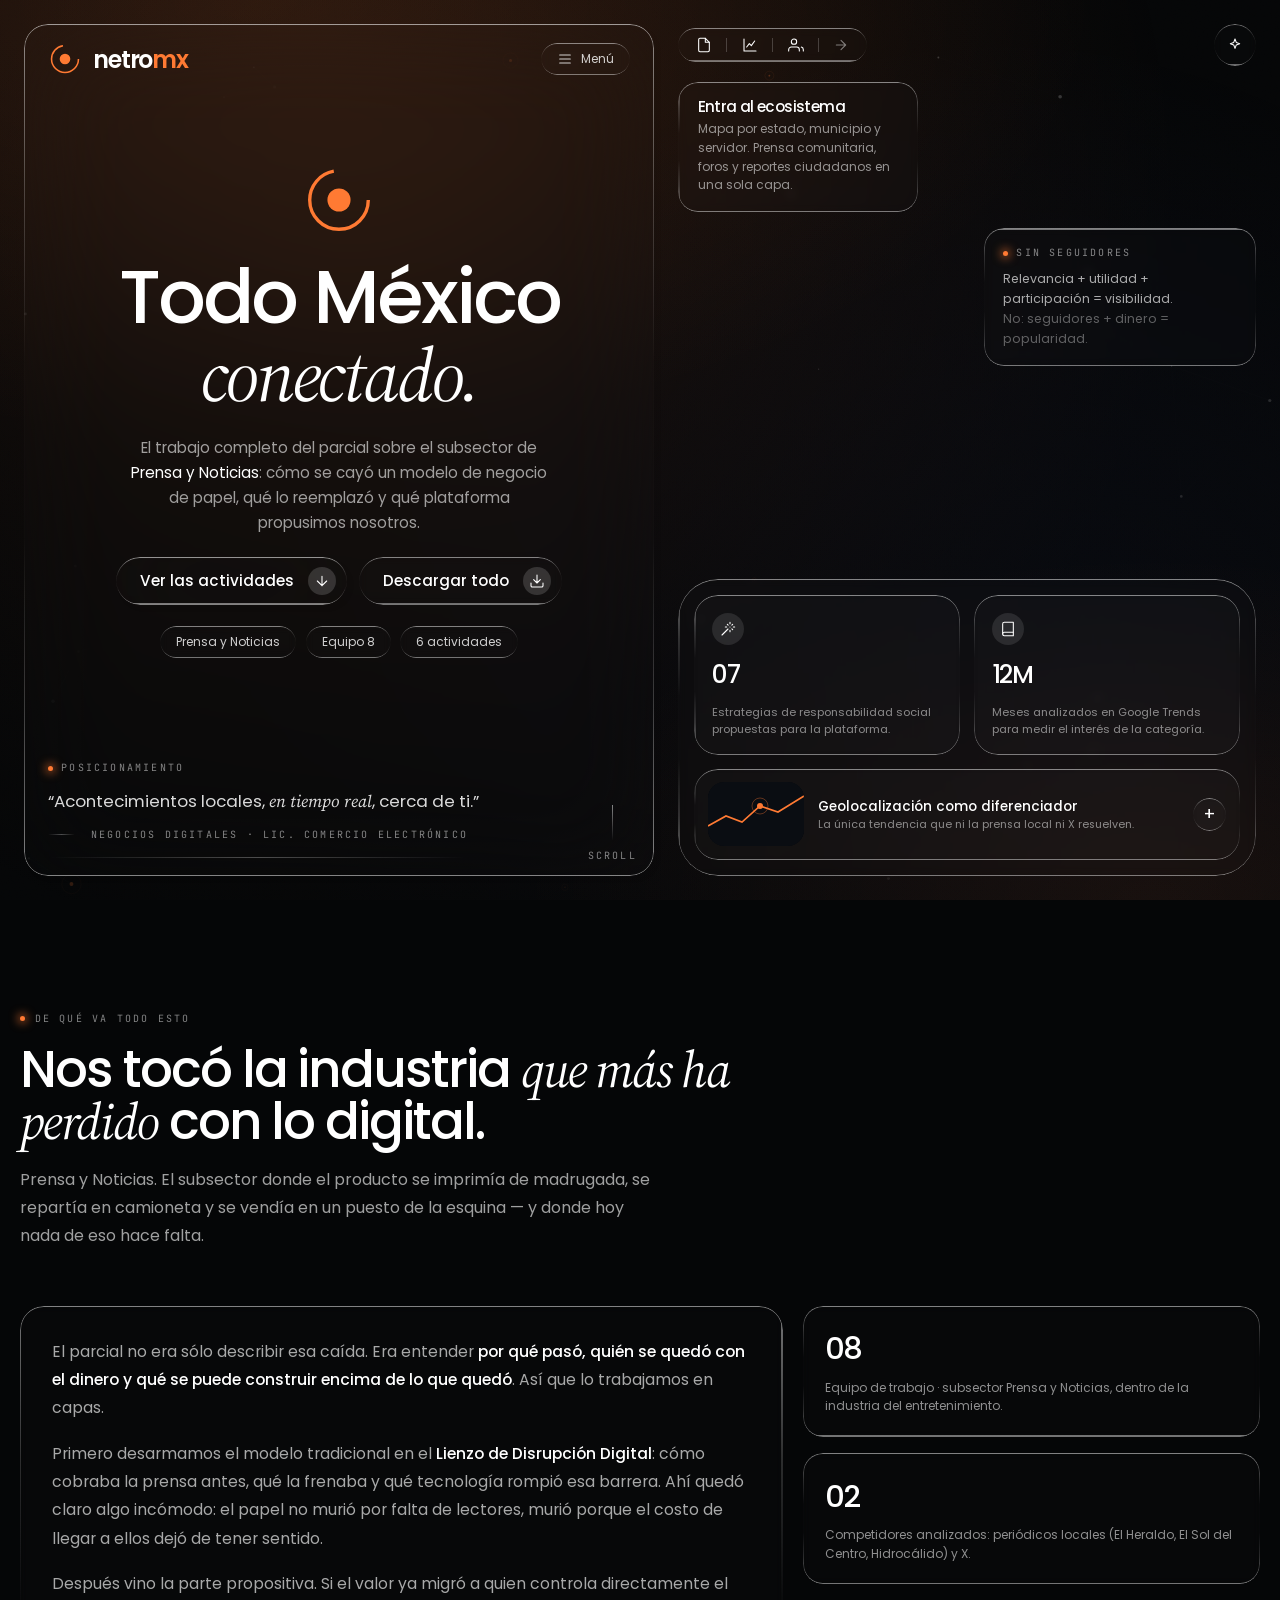
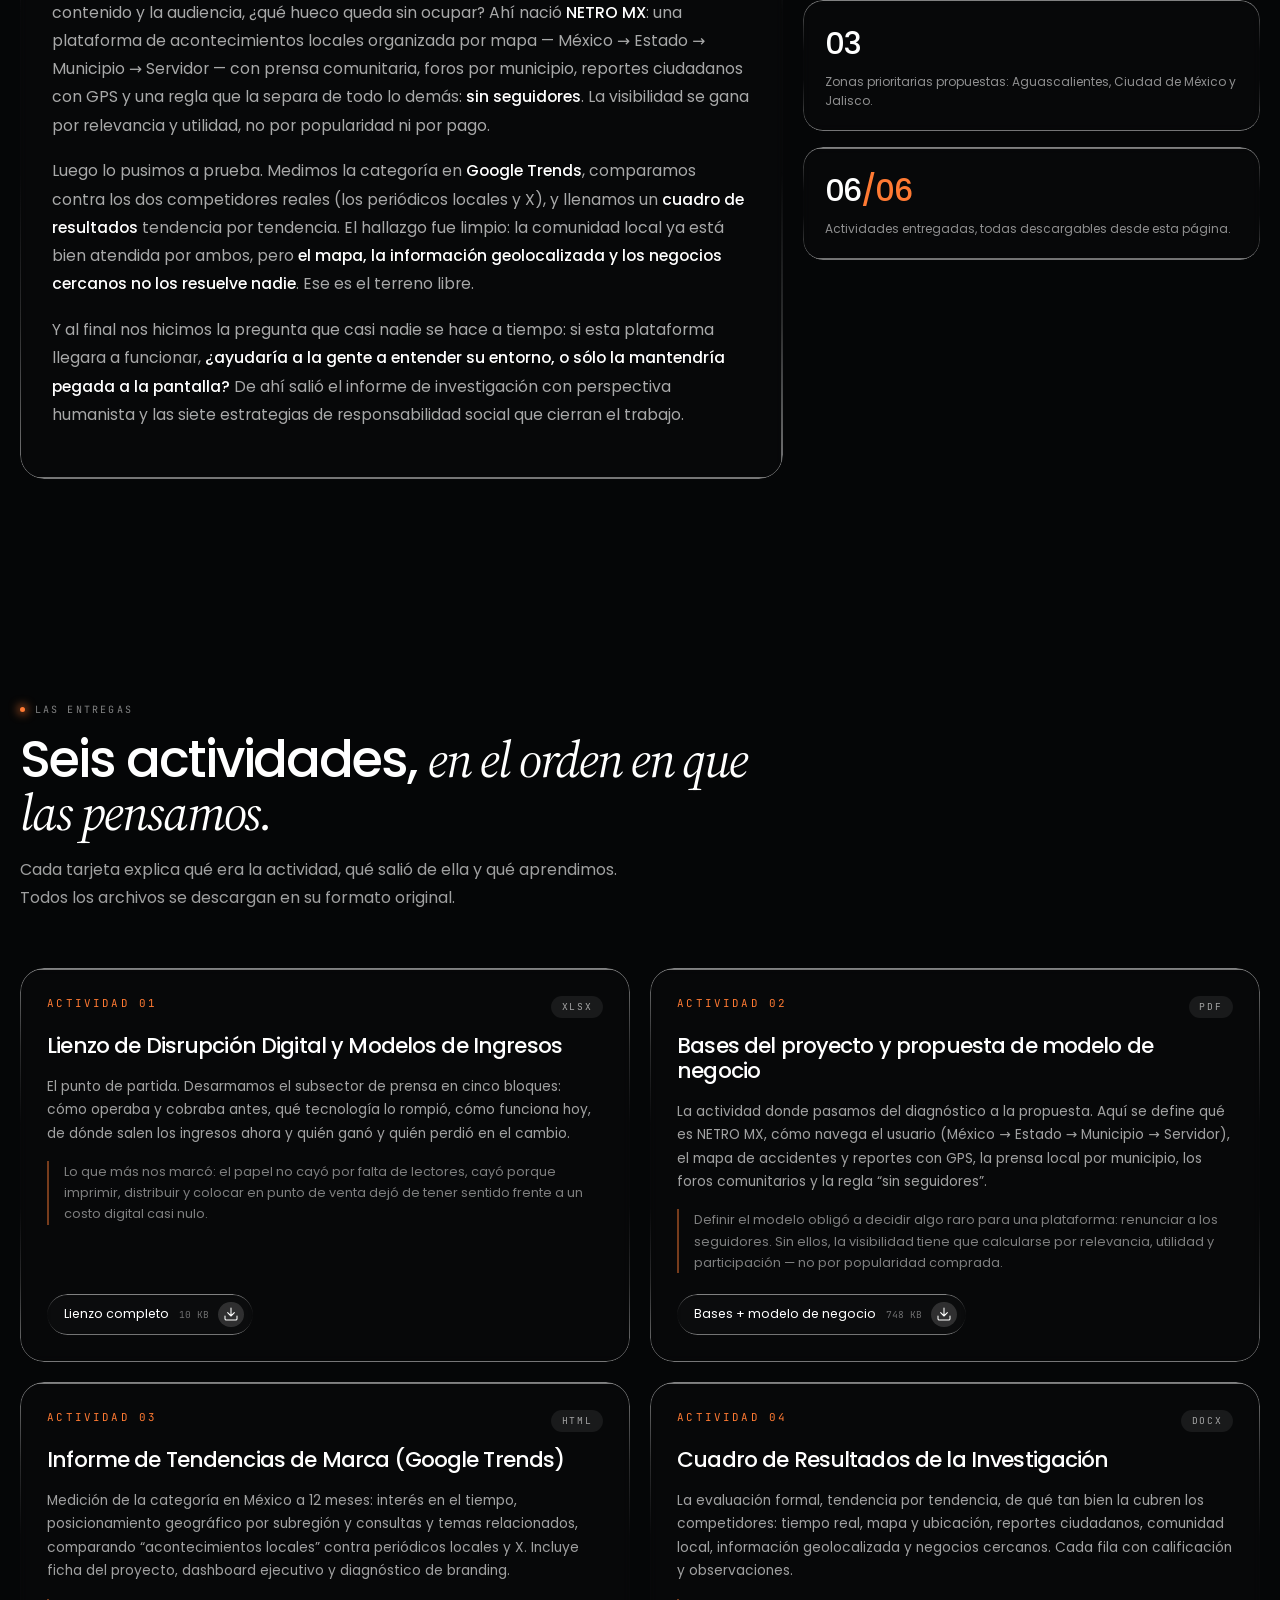
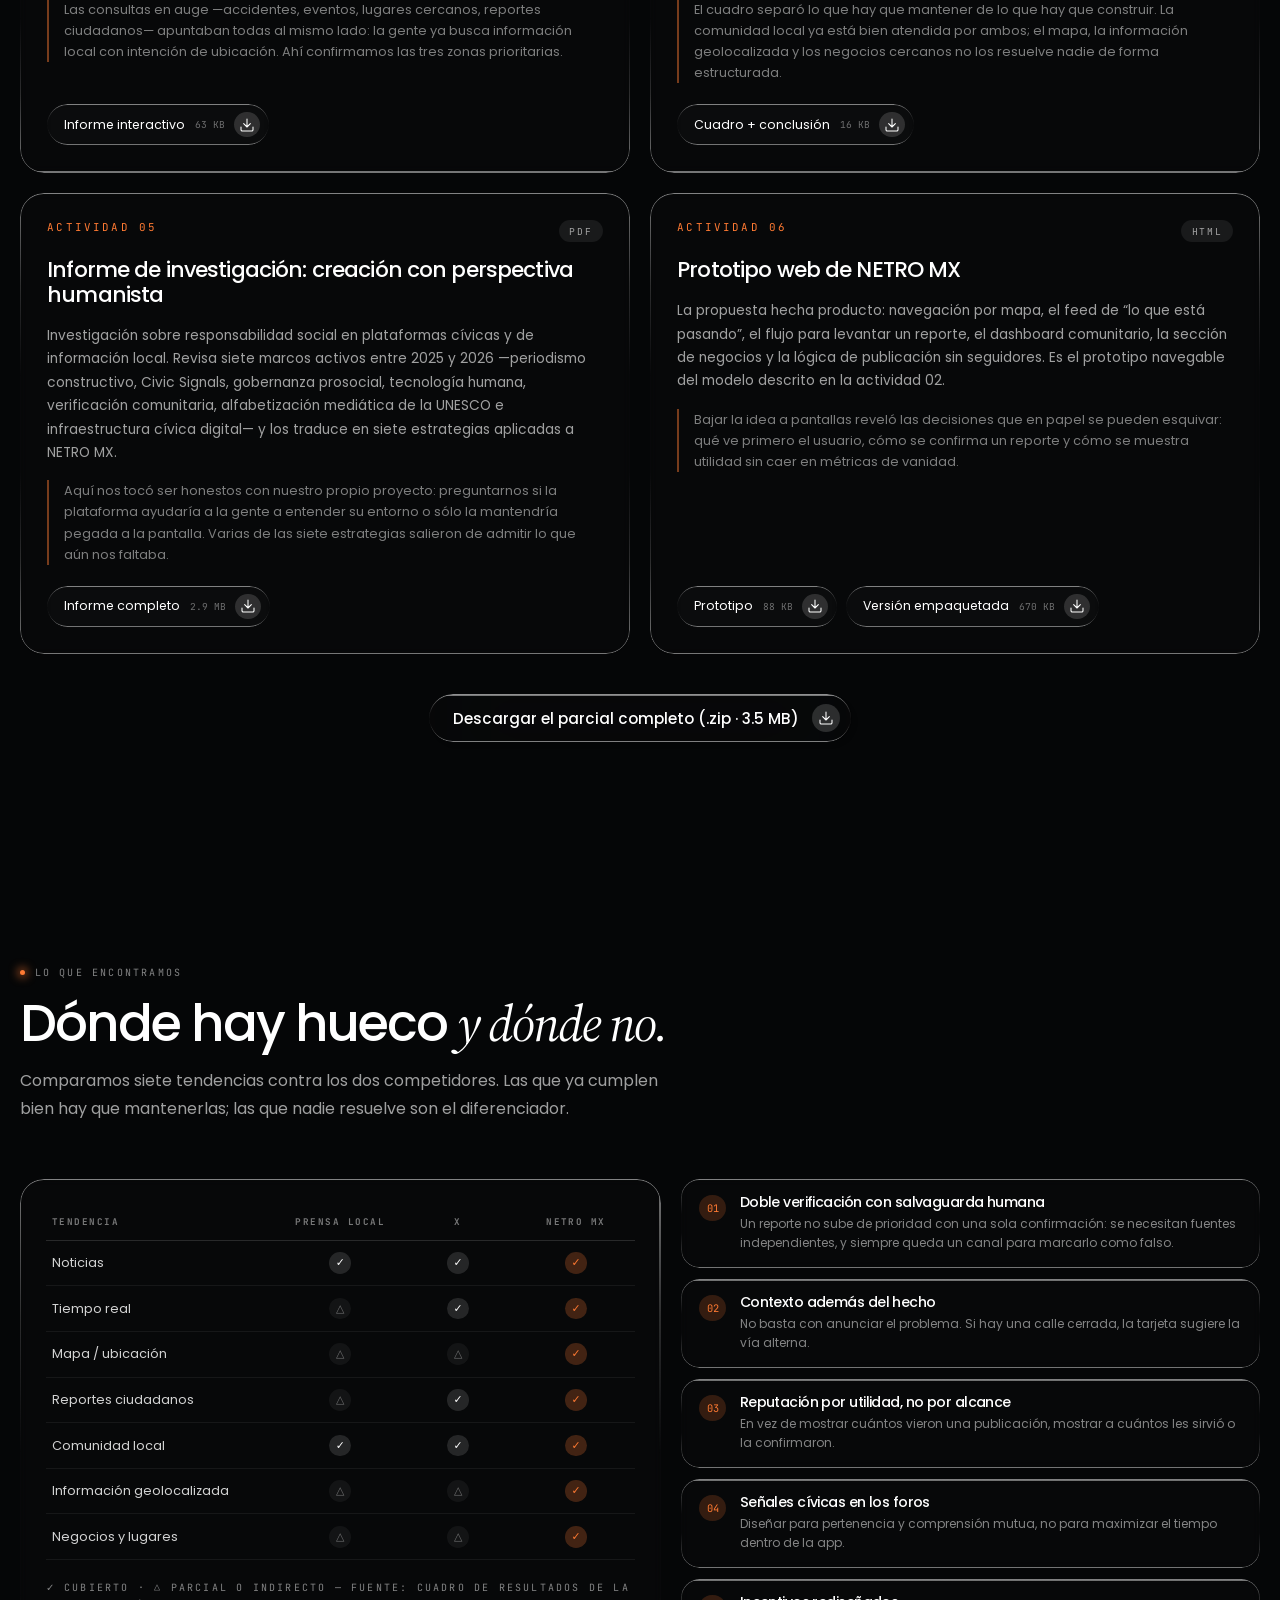
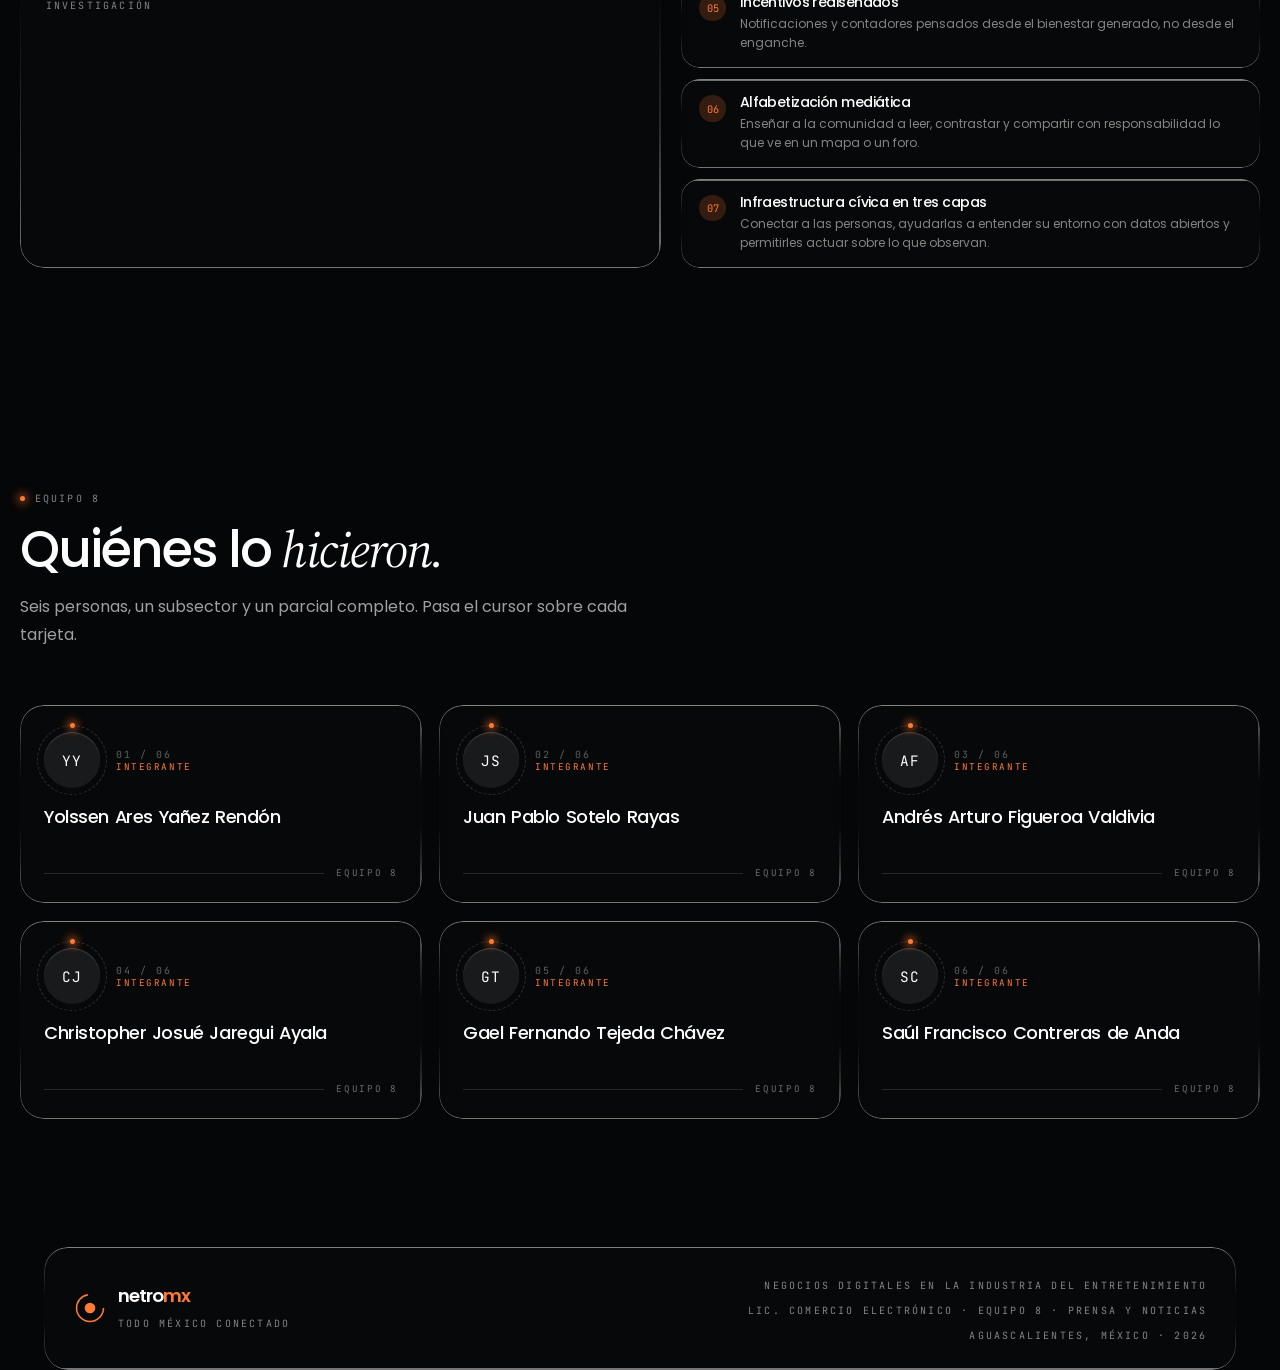
<file: index.html>
<!DOCTYPE html>
<html lang="es">
<head>
<meta charset="UTF-8">
<meta name="viewport" content="width=device-width, initial-scale=1">
<title>NETRO MX — Portafolio del Parcial</title>
<meta name="description" content="Equipo 8 · Prensa y Noticias. Todas las actividades del parcial de Negocios Digitales en la Industria del Entretenimiento, explicadas y descargables.">
<meta name="theme-color" content="#050607">
<meta property="og:title" content="NETRO MX — Portafolio del Parcial · Equipo 8">
<meta property="og:description" content="Investigación, lienzo de disrupción, tendencias de marca y prototipo. Todo en un solo lugar.">
<link rel="icon" href="data:image/svg+xml,%3Csvg xmlns='http://www.w3.org/2000/svg' viewBox='0 0 32 32'%3E%3Ccircle cx='16' cy='16' r='13' fill='none' stroke='%23ff7a33' stroke-width='2.5'/%3E%3Ccircle cx='16' cy='16' r='5' fill='%23ff7a33'/%3E%3C/svg%3E">
<link rel="preconnect" href="https://fonts.googleapis.com">
<link rel="preconnect" href="https://fonts.gstatic.com" crossorigin>
<link href="https://fonts.googleapis.com/css2?family=Poppins:ital,wght@0,300;0,400;0,500;0,600;1,400&family=Source+Serif+4:ital,opsz,wght@1,8..60,300;1,8..60,400&family=JetBrains+Mono:wght@300;400;500&display=swap" rel="stylesheet">
<link rel="stylesheet" href="styles.css">
</head>
<body>

<!-- ================= FONDO ================= -->
<div id="bg">
  <canvas id="bg-canvas"></canvas>
  <video id="bg-video" autoplay loop muted playsinline preload="auto"
    src="https://jovxgdctpqexoiwfspue.supabase.co/storage/v1/object/sign/asset-media/2d253bdb-281c-4afb-9d7c-ba8cbdd85eb2/a0d12aee7e16-hf_20260315_073750_51473149-4350-4920-ae24-c8214286f323.mp4?token=eyJraWQiOiJzdG9yYWdlLXVybC1zaWduaW5nLWtleV9iMjk0Y2Y1ZS01ODRhLTQ5ODItOGY3MS04NGQzZDAwMzJiNzgiLCJhbGciOiJIUzI1NiJ9.[base64].oiljPqGchVhwOkBt8vJzHF4VCEGx2Ix7BAWWDAK_kb4"></video>
</div>
<div id="grain"></div>

<!-- logo reutilizable -->
<svg style="display:none">
  <symbol id="netro-logo" viewBox="0 0 48 48">
    <circle class="ring" cx="24" cy="24" r="19" fill="none" stroke="#ff7a33" stroke-width="2.2" stroke-dasharray="86 34"/>
    <circle cx="24" cy="24" r="7.5" fill="#ff7a33"/>
  </symbol>
</svg>

<div class="shell">

<!-- ================= HERO ================= -->
<header class="hero" id="inicio">
  <div class="hero-left">
    <div class="panel-glass glass-strong"></div>
    <div class="hero-inner">

      <nav class="nav">
        <div class="brandmark">
          <svg class="logo"><use href="#netro-logo"/></svg>
          <span class="brandname">netro<b>mx</b></span>
        </div>
        <a href="#actividades" class="pill glass r-full hoverable">
          <svg class="ico" viewBox="0 0 24 24"><path d="M4 6h16M4 12h16M4 18h16"/></svg>
          <span>Menú</span>
        </a>
      </nav>

      <div class="hero-center">
        <svg class="logo-xl"><use href="#netro-logo"/></svg>

        <h1 class="hero-h1">Todo México<br><em>conectado.</em></h1>

        <p class="hero-sub">El trabajo completo del parcial sobre el subsector de <strong style="color:#fff;font-weight:400">Prensa y Noticias</strong>: cómo se cayó un modelo de negocio de papel, qué lo reemplazó y qué plataforma propusimos nosotros.</p>

        <div class="cta-row">
          <a href="#actividades" class="cta glass-strong r-full hoverable">
            Ver las actividades
            <span class="circle"><svg class="ico" viewBox="0 0 24 24"><path d="M12 5v14M19 12l-7 7-7-7"/></svg></span>
          </a>
          <a href="netro-mx-parcial-equipo8-completo.zip" download class="cta glass r-full hoverable">
            Descargar todo
            <span class="circle"><svg class="ico" viewBox="0 0 24 24"><path d="M21 15v4a2 2 0 0 1-2 2H5a2 2 0 0 1-2-2v-4M7 10l5 5 5-5M12 15V3"/></svg></span>
          </a>
        </div>

        <div class="pills">
          <span class="pill glass r-full">Prensa y Noticias</span>
          <span class="pill glass r-full">Equipo 8</span>
          <span class="pill glass r-full">6 actividades</span>
        </div>
      </div>

      <div class="hero-quote">
        <span class="label"><span class="dot"></span> Posicionamiento</span>
        <p class="q">“Acontecimientos locales, <em class="serif">en tiempo real</em>, cerca de ti.”</p>
        <div class="byline">
          <span class="line"></span>
          <span class="label">Negocios Digitales · Lic. Comercio Electrónico</span>
          <span class="line"></span>
        </div>
      </div>

    </div>
    <div class="cue"><span class="bar"></span><span class="label">Scroll</span></div>
  </div>

  <!-- panel derecho (escritorio) -->
  <aside class="hero-right">
    <div class="rtop">
      <div class="socials glass r-full">
        <a href="#actividades" aria-label="Actividades"><svg class="ico" viewBox="0 0 24 24"><path d="M14 2H6a2 2 0 0 0-2 2v16a2 2 0 0 0 2 2h12a2 2 0 0 0 2-2V8z"/><path d="M14 2v6h6"/></svg></a>
        <span class="sep"></span>
        <a href="#resultados" aria-label="Resultados"><svg class="ico" viewBox="0 0 24 24"><path d="M3 3v18h18"/><path d="M7 15l4-5 3 3 5-7"/></svg></a>
        <span class="sep"></span>
        <a href="#equipo" aria-label="Equipo"><svg class="ico" viewBox="0 0 24 24"><path d="M17 21v-2a4 4 0 0 0-4-4H5a4 4 0 0 0-4 4v2"/><circle cx="9" cy="7" r="4"/><path d="M23 21v-2a4 4 0 0 0-3-3.87"/></svg></a>
        <span class="sep"></span>
        <svg class="ico" style="opacity:.45" viewBox="0 0 24 24"><path d="M5 12h14M12 5l7 7-7 7"/></svg>
      </div>
      <a href="#equipo" class="iconbtn glass r-full hoverable" aria-label="Integrantes">
        <svg class="ico" viewBox="0 0 24 24"><path d="M12 3l1.9 5.1L19 10l-5.1 1.9L12 17l-1.9-5.1L5 10l5.1-1.9z"/></svg>
      </a>
    </div>

    <div class="rcard glass r-2xl">
      <h4>Entra al ecosistema</h4>
      <p>Mapa por estado, municipio y servidor. Prensa comunitaria, foros y reportes ciudadanos en una sola capa.</p>
    </div>

    <div class="rcard glass r-2xl" style="width:17rem;margin-left:auto">
      <span class="label" style="display:block;margin-bottom:.6rem"><span class="dot"></span> Sin seguidores</span>
      <p style="font-size:.78rem;line-height:1.6;color:rgba(255,255,255,.65)">Relevancia&nbsp;+ utilidad&nbsp;+ participación&nbsp;= visibilidad.<br><span style="color:rgba(255,255,255,.35)">No: seguidores + dinero = popularidad.</span></p>
    </div>

    <div class="rfeature glass r-huge">
      <div class="rgrid">
        <div class="rmini glass r-3xl">
          <span class="icobox"><svg class="ico" viewBox="0 0 24 24"><path d="M15 4V2M15 16v-2M8 9h2M20 9h2M17.8 11.8L19 13M15 9h0M17.8 6.2L19 5M3 21l9-9M12.2 6.2L11 5"/></svg></span>
          <span class="n">07</span>
          <p>Estrategias de responsabilidad social propuestas para la plataforma.</p>
        </div>
        <div class="rmini glass r-3xl">
          <span class="icobox"><svg class="ico" viewBox="0 0 24 24"><path d="M4 19.5A2.5 2.5 0 0 1 6.5 17H20"/><path d="M6.5 2H20v20H6.5A2.5 2.5 0 0 1 4 19.5v-15A2.5 2.5 0 0 1 6.5 2z"/></svg></span>
          <span class="n">12M</span>
          <p>Meses analizados en Google Trends para medir el interés de la categoría.</p>
        </div>
      </div>
      <div class="rwide glass r-3xl">
        <div class="rthumb">
          <svg viewBox="0 0 96 64" style="width:100%;height:100%">
            <rect width="96" height="64" fill="#0a0d12"/>
            <path d="M0 44 L18 34 L34 40 L52 24 L70 30 L96 14" fill="none" stroke="#ff7a33" stroke-width="1.6"/>
            <circle cx="52" cy="24" r="3" fill="#ff7a33"/>
            <circle cx="52" cy="24" r="8" fill="none" stroke="#ff7a33" stroke-width=".8" opacity=".45"/>
          </svg>
        </div>
        <div>
          <h5>Geolocalización como diferenciador</h5>
          <p>La única tendencia que ni la prensa local ni X resuelven.</p>
        </div>
        <a href="#resultados" class="plusbtn glass r-full hoverable">+</a>
      </div>
    </div>
  </aside>
</header>

<!-- ================= CONTEXTO ================= -->
<section class="block wrap" id="contexto">
  <div class="sechead reveal">
    <span class="label"><span class="dot"></span> De qué va todo esto</span>
    <h2>Nos tocó la industria <em>que más ha perdido</em> con lo digital.</h2>
    <p>Prensa y Noticias. El subsector donde el producto se imprimía de madrugada, se repartía en camioneta y se vendía en un puesto de la esquina — y donde hoy nada de eso hace falta.</p>
  </div>

  <div class="ctx">
    <div class="prose glass r-3xl reveal" style="padding:2rem">
      <p>El parcial no era sólo describir esa caída. Era entender <strong>por qué pasó, quién se quedó con el dinero y qué se puede construir encima de lo que quedó</strong>. Así que lo trabajamos en capas.</p>
      <p>Primero desarmamos el modelo tradicional en el <strong>Lienzo de Disrupción Digital</strong>: cómo cobraba la prensa antes, qué la frenaba y qué tecnología rompió esa barrera. Ahí quedó claro algo incómodo: el papel no murió por falta de lectores, murió porque el costo de llegar a ellos dejó de tener sentido.</p>
      <p>Después vino la parte propositiva. Si el valor ya migró a quien controla directamente el contenido y la audiencia, ¿qué hueco queda sin ocupar? Ahí nació <strong>NETRO MX</strong>: una plataforma de acontecimientos locales organizada por mapa — México → Estado → Municipio → Servidor — con prensa comunitaria, foros por municipio, reportes ciudadanos con GPS y una regla que la separa de todo lo demás: <strong>sin seguidores</strong>. La visibilidad se gana por relevancia y utilidad, no por popularidad ni por pago.</p>
      <p>Luego lo pusimos a prueba. Medimos la categoría en <strong>Google Trends</strong>, comparamos contra los dos competidores reales (los periódicos locales y X), y llenamos un <strong>cuadro de resultados</strong> tendencia por tendencia. El hallazgo fue limpio: la comunidad local ya está bien atendida por ambos, pero <strong>el mapa, la información geolocalizada y los negocios cercanos no los resuelve nadie</strong>. Ese es el terreno libre.</p>
      <p>Y al final nos hicimos la pregunta que casi nadie se hace a tiempo: si esta plataforma llegara a funcionar, <strong>¿ayudaría a la gente a entender su entorno, o sólo la mantendría pegada a la pantalla?</strong> De ahí salió el informe de investigación con perspectiva humanista y las siete estrategias de responsabilidad social que cierran el trabajo.</p>
    </div>

    <div class="ctx-side">
      <div class="fact glass r-2xl reveal"><span class="k">08</span><span class="v">Equipo de trabajo · subsector Prensa y Noticias, dentro de la industria del entretenimiento.</span></div>
      <div class="fact glass r-2xl reveal"><span class="k">02</span><span class="v">Competidores analizados: periódicos locales (El Heraldo, El Sol del Centro, Hidrocálido) y X.</span></div>
      <div class="fact glass r-2xl reveal"><span class="k">03</span><span class="v">Zonas prioritarias propuestas: Aguascalientes, Ciudad de México y Jalisco.</span></div>
      <div class="fact glass r-2xl reveal"><span class="k">06<span>/06</span></span><span class="v">Actividades entregadas, todas descargables desde esta página.</span></div>
    </div>
  </div>
</section>

<!-- ================= ACTIVIDADES ================= -->
<section class="block wrap" id="actividades">
  <div class="sechead reveal">
    <span class="label"><span class="dot"></span> Las entregas</span>
    <h2>Seis actividades, <em>en el orden en que las pensamos.</em></h2>
    <p>Cada tarjeta explica qué era la actividad, qué salió de ella y qué aprendimos. Todos los archivos se descargan en su formato original.</p>
  </div>

  <div class="acts" id="acts-grid"></div>

  <div class="downloadall reveal">
    <a href="netro-mx-parcial-equipo8-completo.zip" download class="cta glass-strong r-full hoverable">
      Descargar el parcial completo (.zip · 3.5&nbsp;MB)
      <span class="circle"><svg class="ico" viewBox="0 0 24 24"><path d="M21 15v4a2 2 0 0 1-2 2H5a2 2 0 0 1-2-2v-4M7 10l5 5 5-5M12 15V3"/></svg></span>
    </a>
  </div>
</section>

<!-- ================= RESULTADOS ================= -->
<section class="block wrap" id="resultados">
  <div class="sechead reveal">
    <span class="label"><span class="dot"></span> Lo que encontramos</span>
    <h2>Dónde hay hueco <em>y dónde no.</em></h2>
    <p>Comparamos siete tendencias contra los dos competidores. Las que ya cumplen bien hay que mantenerlas; las que nadie resuelve son el diferenciador.</p>
  </div>

  <div class="res">
    <div class="tablecard glass r-3xl reveal">
      <table>
        <thead><tr><th>Tendencia</th><th style="text-align:center">Prensa local</th><th style="text-align:center">X</th><th style="text-align:center">NETRO MX</th></tr></thead>
        <tbody>
          <tr><td>Noticias</td><td align="center"><span class="mark m-yes">✓</span></td><td align="center"><span class="mark m-yes">✓</span></td><td align="center"><span class="mark m-net">✓</span></td></tr>
          <tr><td>Tiempo real</td><td align="center"><span class="mark m-mid">△</span></td><td align="center"><span class="mark m-yes">✓</span></td><td align="center"><span class="mark m-net">✓</span></td></tr>
          <tr><td>Mapa / ubicación</td><td align="center"><span class="mark m-mid">△</span></td><td align="center"><span class="mark m-mid">△</span></td><td align="center"><span class="mark m-net">✓</span></td></tr>
          <tr><td>Reportes ciudadanos</td><td align="center"><span class="mark m-mid">△</span></td><td align="center"><span class="mark m-yes">✓</span></td><td align="center"><span class="mark m-net">✓</span></td></tr>
          <tr><td>Comunidad local</td><td align="center"><span class="mark m-yes">✓</span></td><td align="center"><span class="mark m-yes">✓</span></td><td align="center"><span class="mark m-net">✓</span></td></tr>
          <tr><td>Información geolocalizada</td><td align="center"><span class="mark m-mid">△</span></td><td align="center"><span class="mark m-mid">△</span></td><td align="center"><span class="mark m-net">✓</span></td></tr>
          <tr><td>Negocios y lugares</td><td align="center"><span class="mark m-mid">△</span></td><td align="center"><span class="mark m-mid">△</span></td><td align="center"><span class="mark m-net">✓</span></td></tr>
        </tbody>
      </table>
      <p class="label" style="margin-top:1.2rem;line-height:1.8">✓ cubierto · △ parcial o indirecto — fuente: cuadro de resultados de la investigación</p>
    </div>

    <div class="strats">
      <div class="strat glass r-2xl reveal"><span class="i">01</span><div><h4>Doble verificación con salvaguarda humana</h4><p>Un reporte no sube de prioridad con una sola confirmación: se necesitan fuentes independientes, y siempre queda un canal para marcarlo como falso.</p></div></div>
      <div class="strat glass r-2xl reveal"><span class="i">02</span><div><h4>Contexto además del hecho</h4><p>No basta con anunciar el problema. Si hay una calle cerrada, la tarjeta sugiere la vía alterna.</p></div></div>
      <div class="strat glass r-2xl reveal"><span class="i">03</span><div><h4>Reputación por utilidad, no por alcance</h4><p>En vez de mostrar cuántos vieron una publicación, mostrar a cuántos les sirvió o la confirmaron.</p></div></div>
      <div class="strat glass r-2xl reveal"><span class="i">04</span><div><h4>Señales cívicas en los foros</h4><p>Diseñar para pertenencia y comprensión mutua, no para maximizar el tiempo dentro de la app.</p></div></div>
      <div class="strat glass r-2xl reveal"><span class="i">05</span><div><h4>Incentivos rediseñados</h4><p>Notificaciones y contadores pensados desde el bienestar generado, no desde el enganche.</p></div></div>
      <div class="strat glass r-2xl reveal"><span class="i">06</span><div><h4>Alfabetización mediática</h4><p>Enseñar a la comunidad a leer, contrastar y compartir con responsabilidad lo que ve en un mapa o un foro.</p></div></div>
      <div class="strat glass r-2xl reveal"><span class="i">07</span><div><h4>Infraestructura cívica en tres capas</h4><p>Conectar a las personas, ayudarlas a entender su entorno con datos abiertos y permitirles actuar sobre lo que observan.</p></div></div>
    </div>
  </div>
</section>

<!-- ================= INTEGRANTES ================= -->
<section class="block wrap" id="equipo">
  <div class="sechead reveal">
    <span class="label"><span class="dot"></span> Equipo 8</span>
    <h2>Quiénes lo <em>hicieron.</em></h2>
    <p>Seis personas, un subsector y un parcial completo. Pasa el cursor sobre cada tarjeta.</p>
  </div>
  <div class="team" id="team-grid"></div>
</section>

<!-- ================= FOOTER ================= -->
<footer class="wrap">
  <div class="fbar glass r-3xl reveal">
    <div class="brandmark">
      <svg class="logo"><use href="#netro-logo"/></svg>
      <div>
        <div class="brandname" style="font-size:1.15rem">netro<b>mx</b></div>
        <span class="label">Todo México conectado</span>
      </div>
    </div>
    <div style="text-align:right">
      <span class="label">Negocios Digitales en la Industria del Entretenimiento<br>Lic. Comercio Electrónico · Equipo 8 · Prensa y Noticias<br>Aguascalientes, México · 2026</span>
    </div>
  </div>
</footer>

</div><!-- /shell -->

<script src="app.js"></script>
</body>
</html>
</file>
<file: styles.css>
/* ============================================================
   NETRO MX — Portafolio del Parcial · Equipo 8
   Liquid glass morphism sobre fondo en movimiento
   ============================================================ */

:root{
  --radius: 1rem;
  --ink: 0 0% 3%;
  --orange: 18 100% 58%;
  --orange-hex: #ff7a33;
  --ease: cubic-bezier(.22,1,.36,1);
  --ease-out: cubic-bezier(.16,1,.3,1);
}

*,*::before,*::after{ margin:0; padding:0; box-sizing:border-box; }

html{ scroll-behavior:smooth; -webkit-text-size-adjust:100%; }

body{
  font-family:'Poppins',system-ui,-apple-system,sans-serif;
  background:#050607;
  color:#fff;
  overflow-x:hidden;
  min-height:100vh;
  -webkit-font-smoothing:antialiased;
  text-rendering:optimizeLegibility;
}

h1,h2,h3,h4{ font-weight:500; letter-spacing:-.04em; line-height:1.03; }
h1 em,h1 i,h2 em,h2 i,h3 em,h3 i,.serif{
  font-family:'Source Serif 4',Georgia,serif; font-style:italic; font-weight:400;
}
.mono{ font-family:'JetBrains Mono',ui-monospace,monospace; }

::selection{ background:rgba(255,122,51,.3); color:#fff; }

/* ---------- Fondo global ---------- */
#bg{ position:fixed; inset:0; z-index:0; overflow:hidden; background:#050607; }
#bg-canvas{ position:absolute; inset:0; width:100%; height:100%; }
#bg-video{
  position:absolute; inset:0; width:100%; height:100%;
  object-fit:cover; opacity:0; transition:opacity 1.6s ease;
}
#bg-video.ready{ opacity:.55; }
#bg::after{
  content:''; position:absolute; inset:0;
  background:
    radial-gradient(120% 90% at 20% 0%, rgba(255,122,51,.10), transparent 55%),
    radial-gradient(90% 70% at 90% 100%, rgba(255,122,51,.07), transparent 55%),
    linear-gradient(180deg, rgba(5,6,7,.35) 0%, rgba(5,6,7,.55) 45%, rgba(5,6,7,.8) 100%);
  pointer-events:none;
}
#grain{
  position:fixed; inset:0; z-index:1; pointer-events:none; opacity:.05;
  background-image:url("data:image/svg+xml,%3Csvg xmlns='http://www.w3.org/2000/svg' width='160' height='160'%3E%3Cfilter id='n'%3E%3CfeTurbulence type='fractalNoise' baseFrequency='.85' numOctaves='3'/%3E%3C/filter%3E%3Crect width='160' height='160' filter='url(%23n)'/%3E%3C/svg%3E");
  mix-blend-mode:overlay;
}
.shell{ position:relative; z-index:10; }

/* ---------- Liquid glass ---------- */
.glass,.glass-strong{ position:relative; overflow:hidden; border:none; }

.glass{
  background:rgba(255,255,255,.01);
  background-blend-mode:luminosity;
  -webkit-backdrop-filter:blur(4px); backdrop-filter:blur(4px);
  box-shadow:inset 0 1px 1px rgba(255,255,255,.1);
}
.glass-strong{
  background:rgba(255,255,255,.012);
  background-blend-mode:luminosity;
  -webkit-backdrop-filter:blur(50px); backdrop-filter:blur(50px);
  box-shadow:4px 4px 4px rgba(0,0,0,.05), inset 0 1px 1px rgba(255,255,255,.15);
}
.glass::before,.glass-strong::before{
  content:''; position:absolute; inset:0; border-radius:inherit; padding:1.4px;
  pointer-events:none;
  -webkit-mask:linear-gradient(#000 0 0) content-box, linear-gradient(#000 0 0);
  mask:linear-gradient(#000 0 0) content-box, linear-gradient(#000 0 0);
  -webkit-mask-composite:xor; mask-composite:exclude;
}
.glass::before{
  background:linear-gradient(180deg, rgba(255,255,255,.45) 0%, rgba(255,255,255,.15) 20%, transparent 40%, transparent 60%, rgba(255,255,255,.15) 80%, rgba(255,255,255,.45) 100%);
}
.glass-strong::before{
  background:linear-gradient(180deg, rgba(255,255,255,.5) 0%, rgba(255,255,255,.2) 20%, transparent 40%, transparent 60%, rgba(255,255,255,.2) 80%, rgba(255,255,255,.5) 100%);
}

.r-full{ border-radius:999px; } .r-3xl{ border-radius:1.5rem; } .r-2xl{ border-radius:1rem; }
.r-huge{ border-radius:2.5rem; }

/* ---------- Utilidades ---------- */
.label{
  font-family:'JetBrains Mono',monospace; font-size:.625rem; letter-spacing:.22em;
  text-transform:uppercase; color:rgba(255,255,255,.5);
}
.label-o{ color:var(--orange-hex); }
.dot{ width:5px; height:5px; border-radius:50%; background:var(--orange-hex); display:inline-block;
  box-shadow:0 0 10px 2px rgba(255,122,51,.7); animation:pulse 2.4s var(--ease) infinite; }
@keyframes pulse{ 0%,100%{opacity:1; transform:scale(1)} 50%{opacity:.35; transform:scale(.7)} }

.t80{color:rgba(255,255,255,.8)} .t60{color:rgba(255,255,255,.6)} .t50{color:rgba(255,255,255,.5)}
.wrap{ width:100%; max-width:1240px; margin:0 auto; padding:0 24px; }
.pill{
  display:inline-flex; align-items:center; gap:.5rem; padding:.45rem 1rem;
  font-size:.75rem; color:rgba(255,255,255,.8); border-radius:999px; white-space:nowrap;
}
.icobox{ width:2rem; height:2rem; border-radius:50%; background:rgba(255,255,255,.1);
  display:flex; align-items:center; justify-content:center; flex:0 0 auto; }
svg.ico{ width:16px; height:16px; stroke:currentColor; fill:none; stroke-width:1.6;
  stroke-linecap:round; stroke-linejoin:round; }

a{ color:inherit; text-decoration:none; }
button{ font:inherit; color:inherit; background:none; border:none; cursor:pointer; }
.hoverable{ transition:transform .35s var(--ease); }
.hoverable:hover{ transform:scale(1.05); }
.hoverable:active{ transform:scale(.95); }

/* ============================================================
   HERO — split de dos paneles
   ============================================================ */
.hero{ display:flex; min-height:100vh; min-height:100svh; }
.hero-left{ position:relative; width:100%; display:flex; flex-direction:column; }
.hero-right{ display:none; }

.panel-glass{ position:absolute; inset:1rem; border-radius:1.5rem; z-index:0; }

.hero-inner{ position:relative; z-index:1; display:flex; flex-direction:column; flex:1;
  padding:1.8rem 1.4rem 2.6rem; }

.nav{ display:flex; align-items:center; justify-content:space-between; }
.brandmark{ display:flex; align-items:center; gap:.7rem; }
.logo{ width:34px; height:34px; flex:0 0 auto; }
.logo .ring{ transform-origin:50% 50%; animation:spin 14s linear infinite; }
@keyframes spin{ to{ transform:rotate(360deg) } }
.brandname{ font-size:1.5rem; font-weight:600; letter-spacing:-.05em; }
.brandname b{ color:var(--orange-hex); font-weight:600; }

.hero-center{ flex:1; display:flex; flex-direction:column; align-items:center;
  justify-content:center; text-align:center; gap:1.35rem; padding:2rem 0; }
.logo-xl{ width:74px; height:74px; }
.hero-h1{ font-size:clamp(2.6rem,7.2vw,4.7rem); max-width:16ch; }
.hero-sub{ max-width:48ch; font-size:.95rem; line-height:1.65; color:rgba(255,255,255,.6); }

.cta{ display:inline-flex; align-items:center; gap:.85rem; padding:.62rem .7rem .62rem 1.5rem;
  border-radius:999px; font-size:.95rem; font-weight:500; }
.cta .circle{ width:1.75rem; height:1.75rem; border-radius:50%; background:rgba(255,255,255,.15);
  display:flex; align-items:center; justify-content:center; }
.cta-row{ display:flex; gap:.75rem; flex-wrap:wrap; justify-content:center; }
.pills{ display:flex; gap:.6rem; flex-wrap:wrap; justify-content:center; }

.hero-quote{ display:flex; flex-direction:column; gap:.9rem; align-items:center;
  text-align:center; padding-top:1rem; }
.hero-quote .q{ font-size:1.05rem; color:rgba(255,255,255,.85); }
.byline{ display:flex; align-items:center; gap:1rem; width:100%; max-width:420px; }
.byline{ flex-wrap:wrap; justify-content:center; }
.byline .line{ flex:1; min-width:24px; height:1px; background:linear-gradient(90deg,transparent,rgba(255,255,255,.28),transparent); }


@media (min-width:1024px){
  .hero-left{ width:53%; }
  .hero-right{ display:flex; width:47%; flex-direction:column; padding:1.5rem 1.5rem 1.5rem 0; gap:1rem; }
  .panel-glass{ inset:1.5rem; }
  .hero-inner{ padding:2.6rem 3rem; }
  .hero-quote{ align-items:flex-start; text-align:left; }
}

/* Panel derecho */
.rtop{ display:flex; align-items:center; justify-content:space-between; gap:.75rem; }
.socials{ display:flex; align-items:center; gap:.9rem; padding:.55rem 1.1rem; border-radius:999px; }
.socials a{ color:#fff; transition:color .3s, transform .3s var(--ease); display:flex; }
.socials a:hover{ color:rgba(255,255,255,.75); transform:translateY(-2px); }
.sep{ width:1px; height:14px; background:rgba(255,255,255,.2); }
.iconbtn{ width:2.6rem; height:2.6rem; border-radius:999px; display:flex;
  align-items:center; justify-content:center; }

.rcard{ width:15rem; padding:1.1rem 1.2rem; border-radius:1.25rem; }
.rcard h4{ font-size:.95rem; margin-bottom:.35rem; }
.rcard p{ font-size:.75rem; line-height:1.55; color:rgba(255,255,255,.55); }

.rfeature{ margin-top:auto; padding:1rem; border-radius:2.5rem; display:flex;
  flex-direction:column; gap:.85rem; }
.rgrid{ display:grid; grid-template-columns:1fr 1fr; gap:.85rem; }
.rmini{ padding:1.1rem; border-radius:1.5rem; display:flex; flex-direction:column; gap:.7rem; }
.rmini .n{ font-size:1.55rem; font-weight:500; letter-spacing:-.05em; }
.rmini p{ font-size:.7rem; line-height:1.5; color:rgba(255,255,255,.5); }
.rwide{ display:flex; align-items:center; gap:.9rem; padding:.85rem; border-radius:1.5rem; }
.rthumb{ width:96px; height:64px; border-radius:1rem; flex:0 0 auto; overflow:hidden;
  position:relative; background:#0a0c10; }
.rwide h5{ font-size:.85rem; font-weight:500; }
.rwide p{ font-size:.68rem; color:rgba(255,255,255,.5); line-height:1.45; }
.plusbtn{ width:2.1rem; height:2.1rem; border-radius:999px; margin-left:auto; flex:0 0 auto;
  display:flex; align-items:center; justify-content:center; font-size:1.1rem; }

/* ---------- scroll cue ---------- */
.cue{ position:absolute; bottom:2.4rem; right:2.6rem; z-index:2;
  display:flex; flex-direction:column; align-items:center; gap:.5rem; }
.cue .bar{ width:1px; height:36px; background:linear-gradient(180deg,rgba(255,255,255,.5),transparent);
  animation:cueMove 2.2s var(--ease) infinite; }
@keyframes cueMove{ 0%{opacity:0;transform:scaleY(.2);transform-origin:top} 40%{opacity:1}
  100%{opacity:0;transform:scaleY(1);transform-origin:bottom} }

/* ============================================================
   SECCIONES
   ============================================================ */
section.block{ padding:7rem 0; position:relative; }
.sechead{ max-width:760px; margin-bottom:3.5rem; }
.sechead .label{ display:flex; align-items:center; gap:.6rem; margin-bottom:1.1rem; }
.sechead h2{ font-size:clamp(2rem,4.6vw,3.2rem); margin-bottom:1.1rem; }
.sechead p{ font-size:1rem; line-height:1.75; color:rgba(255,255,255,.62); max-width:64ch; }

.prose p{ font-size:.98rem; line-height:1.8; color:rgba(255,255,255,.65); margin-bottom:1.1rem; }
.prose strong{ color:#fff; font-weight:500; }

/* Contexto */
.ctx{ display:grid; gap:1.25rem; grid-template-columns:1fr; }
@media(min-width:900px){ .ctx{ grid-template-columns:1.25fr .75fr; align-items:start; } }
.ctx-side{ display:flex; flex-direction:column; gap:1rem; }
.fact{ padding:1.3rem 1.4rem; border-radius:1.25rem; display:flex; flex-direction:column; gap:.4rem; }
.fact .k{ font-size:1.9rem; font-weight:500; letter-spacing:-.05em; }
.fact .k span{ color:var(--orange-hex); }
.fact .v{ font-size:.75rem; line-height:1.55; color:rgba(255,255,255,.55); }

/* ---------- Actividades ---------- */
.acts{ display:grid; gap:1.25rem; grid-template-columns:1fr; }
@media(min-width:760px){ .acts{ grid-template-columns:1fr 1fr; } }

.act{ position:relative; padding:1.7rem; border-radius:1.5rem; display:flex;
  flex-direction:column; gap:1rem; transition:transform .5s var(--ease); }
.act::after{
  content:''; position:absolute; inset:0; border-radius:inherit; pointer-events:none;
  opacity:0; transition:opacity .45s ease;
  background:radial-gradient(420px circle at var(--mx,50%) var(--my,50%), rgba(255,122,51,.13), transparent 62%);
}
.act:hover::after{ opacity:1; }
.act:hover{ transform:translateY(-6px); }
.act-top{ display:flex; align-items:flex-start; justify-content:space-between; gap:1rem; }
.act-num{ font-family:'JetBrains Mono',monospace; font-size:.68rem; letter-spacing:.2em;
  color:var(--orange-hex); }
.act-type{ font-family:'JetBrains Mono',monospace; font-size:.6rem; letter-spacing:.18em;
  padding:.3rem .65rem; border-radius:999px; background:rgba(255,255,255,.07);
  color:rgba(255,255,255,.6); }
.act h3{ font-size:1.35rem; line-height:1.15; }
.act .what{ font-size:.86rem; line-height:1.7; color:rgba(255,255,255,.62); }
.act .learn{ font-size:.8rem; line-height:1.65; color:rgba(255,255,255,.48);
  padding-left:.9rem; border-left:2px solid rgba(255,122,51,.45); }
.act-foot{ margin-top:auto; padding-top:.3rem; display:flex; gap:.6rem; flex-wrap:wrap; }
.dl{ display:inline-flex; align-items:center; gap:.6rem; padding:.5rem .55rem .5rem 1.05rem;
  border-radius:999px; font-size:.78rem; }
.dl .circle{ width:1.6rem; height:1.6rem; border-radius:50%; background:rgba(255,255,255,.14);
  display:flex; align-items:center; justify-content:center; transition:background .3s; }
.dl:hover .circle{ background:rgba(255,122,51,.55); }
.dl .sz{ font-family:'JetBrains Mono',monospace; font-size:.6rem; color:rgba(255,255,255,.4); }

.downloadall{ margin-top:2.5rem; display:flex; justify-content:center; }

/* ---------- Resultados / tabla ---------- */
.res{ display:grid; gap:1.25rem; grid-template-columns:1fr; }
@media(min-width:960px){ .res{ grid-template-columns:1.05fr .95fr; } }
.tablecard{ padding:1.6rem; border-radius:1.5rem; overflow:hidden; }
table{ width:100%; border-collapse:collapse; font-size:.8rem; table-layout:fixed; }
th:first-child,td:first-child{ width:40%; }
th:not(:first-child),td:not(:first-child){ width:20%; text-align:center; }
th,td{ padding:.72rem .4rem; text-align:left; }
thead th{ font-family:'JetBrains Mono',monospace; font-size:.58rem; letter-spacing:.16em;
  text-transform:uppercase; color:rgba(255,255,255,.45); border-bottom:1px solid rgba(255,255,255,.13); }
tbody tr{ border-bottom:1px solid rgba(255,255,255,.06); transition:background .3s; }
tbody tr:hover{ background:rgba(255,255,255,.035); }
td:first-child{ color:rgba(255,255,255,.82); }
.mark{ display:inline-flex; width:1.35rem; height:1.35rem; border-radius:50%;
  align-items:center; justify-content:center; font-size:.68rem; }
.m-yes{ background:rgba(255,255,255,.12); color:#fff; }
.m-mid{ background:rgba(255,255,255,.05); color:rgba(255,255,255,.4); }
.m-net{ background:rgba(255,122,51,.24); color:var(--orange-hex); }

.strats{ display:flex; flex-direction:column; gap:.7rem; }
.strat{ padding:1rem 1.15rem; border-radius:1.15rem; display:flex; gap:.9rem; align-items:flex-start;
  transition:transform .4s var(--ease); }
.strat:hover{ transform:translateX(5px); }
.strat .i{ width:1.65rem; height:1.65rem; border-radius:50%; flex:0 0 auto;
  background:rgba(255,122,51,.18); color:var(--orange-hex);
  display:flex; align-items:center; justify-content:center;
  font-family:'JetBrains Mono',monospace; font-size:.65rem; }
.strat h4{ font-size:.88rem; margin-bottom:.25rem; }
.strat p{ font-size:.75rem; line-height:1.6; color:rgba(255,255,255,.5); }

/* ============================================================
   INTEGRANTES — la sección con la animación buena
   ============================================================ */
#equipo{ padding-bottom:8rem; }
.team{ display:grid; gap:1.1rem; grid-template-columns:1fr; perspective:1600px; }
@media(min-width:680px){ .team{ grid-template-columns:1fr 1fr; } }
@media(min-width:1060px){ .team{ grid-template-columns:repeat(3,1fr); } }

.member{
  position:relative; padding:1.7rem 1.5rem 1.5rem; border-radius:1.5rem;
  display:flex; flex-direction:column; gap:1.1rem; min-height:198px;
  transform-style:preserve-3d;
  opacity:0; transform:translateY(46px) rotateX(-14deg) scale(.95);
  transition:opacity .9s var(--ease-out), transform .9s var(--ease-out);
  will-change:transform;
}
.member.in{ opacity:1; transform:translateY(0) rotateX(0) scale(1); }

/* borde cónico giratorio en hover */
.member .aura{
  position:absolute; inset:-1px; border-radius:inherit; pointer-events:none;
  opacity:0; transition:opacity .5s ease; z-index:0;
  background:conic-gradient(from var(--a,0deg), transparent 0deg, rgba(255,122,51,.85) 45deg, rgba(255,255,255,.55) 90deg, transparent 150deg, transparent 360deg);
  -webkit-mask:linear-gradient(#000 0 0) content-box, linear-gradient(#000 0 0);
  mask:linear-gradient(#000 0 0) content-box, linear-gradient(#000 0 0);
  -webkit-mask-composite:xor; mask-composite:exclude; padding:1.4px;
  animation:auraSpin 3.4s linear infinite;
}
@keyframes auraSpin{ to{ --a:360deg } }
@property --a{ syntax:'<angle>'; initial-value:0deg; inherits:false; }
.member:hover .aura{ opacity:1; }

/* resplandor que sigue al cursor */
.member .glow{
  position:absolute; inset:0; border-radius:inherit; pointer-events:none; z-index:0;
  opacity:0; transition:opacity .45s ease;
  background:radial-gradient(300px circle at var(--mx,50%) var(--my,50%), rgba(255,122,51,.2), transparent 60%);
}
.member:hover .glow{ opacity:1; }

/* barrido de luz */
.member .sheen{
  position:absolute; top:0; left:-120%; width:70%; height:100%; z-index:1; pointer-events:none;
  background:linear-gradient(105deg, transparent, rgba(255,255,255,.12), transparent);
  transition:left .95s var(--ease);
}
.member:hover .sheen{ left:170%; }

.member > *:not(.aura):not(.glow):not(.sheen){ position:relative; z-index:2; }

.m-head{ display:flex; align-items:center; gap:1rem; }
.mono-badge{
  position:relative; width:3.5rem; height:3.5rem; flex:0 0 auto; border-radius:50%;
  display:flex; align-items:center; justify-content:center;
  background:rgba(255,255,255,.07); box-shadow:inset 0 1px 1px rgba(255,255,255,.18);
  font-family:'JetBrains Mono',monospace; font-size:.9rem; letter-spacing:.04em;
  transition:transform .6s var(--ease), background .4s;
}
.member:hover .mono-badge{ transform:rotate(-8deg) scale(1.08); background:rgba(255,122,51,.16); }
/* anillo orbital */
.mono-badge .orbit{
  position:absolute; inset:-7px; border-radius:50%;
  border:1px dashed rgba(255,255,255,.16);
  animation:spin 11s linear infinite;
}
.mono-badge .orbit::after{
  content:''; position:absolute; top:-3px; left:50%; width:5px; height:5px; margin-left:-2.5px;
  border-radius:50%; background:var(--orange-hex); box-shadow:0 0 9px 2px rgba(255,122,51,.75);
}
.m-idx{ font-family:'JetBrains Mono',monospace; font-size:.62rem; letter-spacing:.2em;
  color:rgba(255,255,255,.35); }
.m-role{ font-family:'JetBrains Mono',monospace; font-size:.58rem; letter-spacing:.17em;
  color:var(--orange-hex); text-transform:uppercase; }

.m-name{ font-size:1.12rem; font-weight:500; line-height:1.28; letter-spacing:-.025em; }
.m-name .ch{ display:inline-block; opacity:0; transform:translateY(14px);
  transition:opacity .5s var(--ease-out), transform .5s var(--ease-out); }
.member.in .m-name .ch{ opacity:1; transform:translateY(0); }
.m-name .sp{ display:inline-block; width:.32em; }

.m-foot{ margin-top:auto; display:flex; align-items:center; gap:.75rem; }
.m-bar{ flex:1; height:1px; background:rgba(255,255,255,.12); position:relative; overflow:hidden; }
.m-bar::after{ content:''; position:absolute; inset:0; width:0;
  background:linear-gradient(90deg,var(--orange-hex),rgba(255,255,255,.55));
  transition:width 1s var(--ease); }
.member:hover .m-bar::after{ width:100%; }
.m-tag{ font-family:'JetBrains Mono',monospace; font-size:.58rem; letter-spacing:.18em;
  color:rgba(255,255,255,.4); }

/* ---------- Footer ---------- */
footer{ padding:3.5rem 0 4rem; }
.fbar{ padding:1.5rem 1.8rem; border-radius:1.5rem; display:flex; flex-wrap:wrap;
  align-items:center; justify-content:space-between; gap:1.2rem; }
.fbar .label{ line-height:1.9; }

/* ---------- reveal genérico ---------- */
.reveal{ opacity:0; transform:translateY(34px);
  transition:opacity .95s var(--ease-out), transform .95s var(--ease-out); }
.reveal.in{ opacity:1; transform:none; }

@media (prefers-reduced-motion:reduce){
  *,*::before,*::after{ animation-duration:.001ms !important; animation-iteration-count:1 !important;
    transition-duration:.001ms !important; scroll-behavior:auto !important; }
  .reveal,.member{ opacity:1 !important; transform:none !important; }
  .m-name .ch{ opacity:1 !important; transform:none !important; }
}

/* overrides finales */
@media (max-width:1023px){ .cue{ display:none !important; } }
</file>
